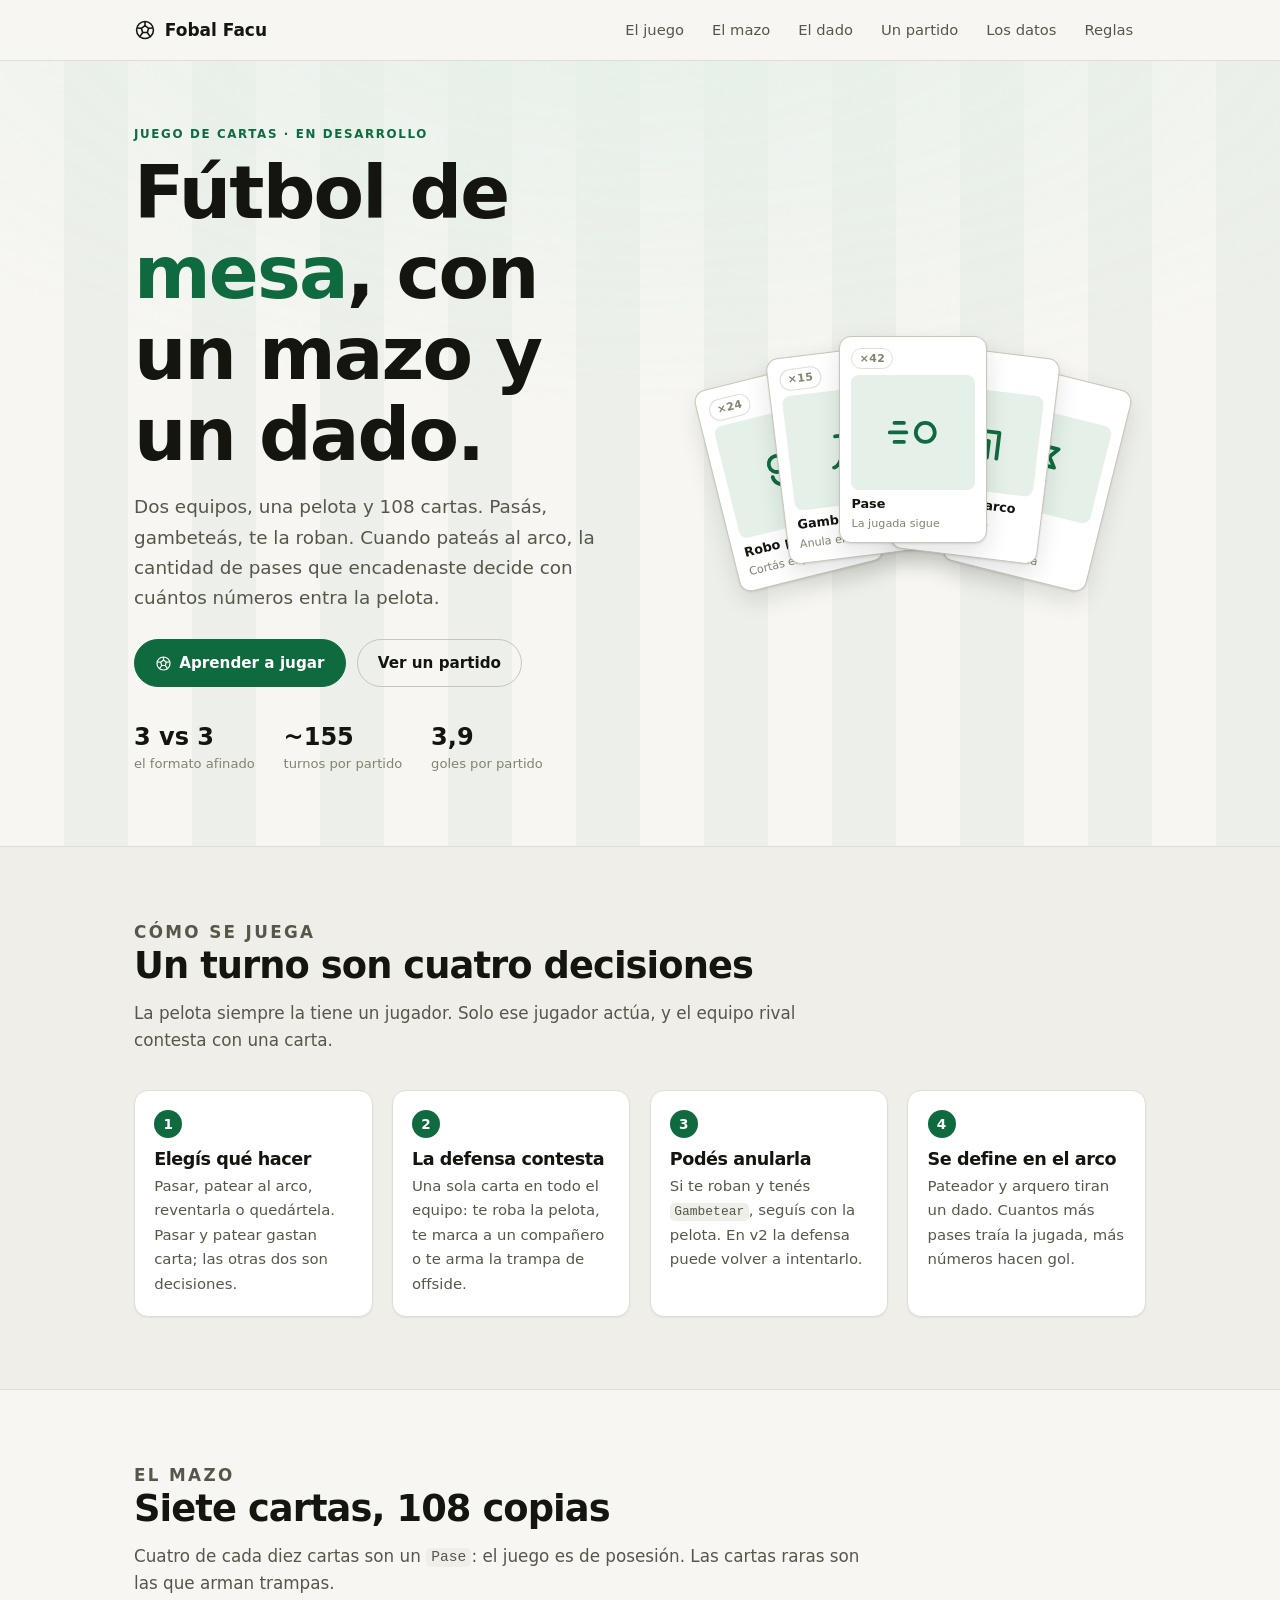
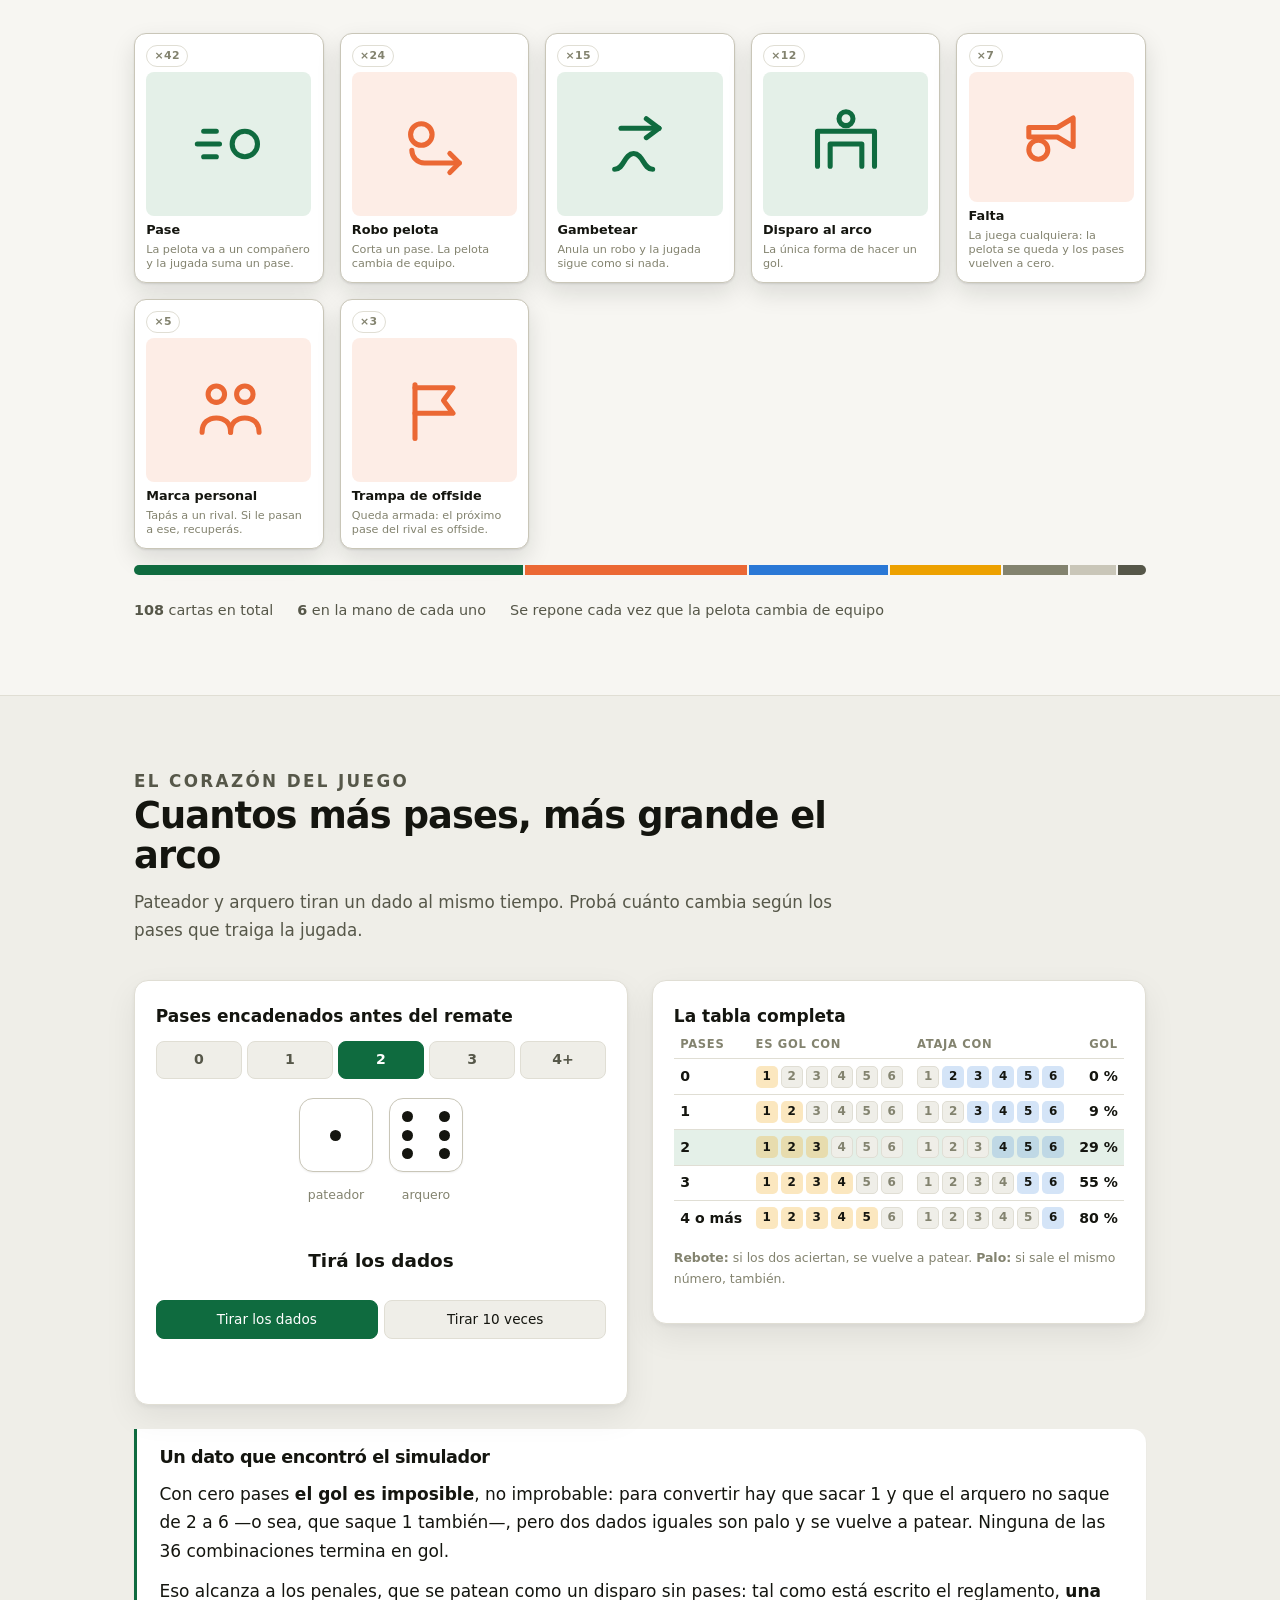
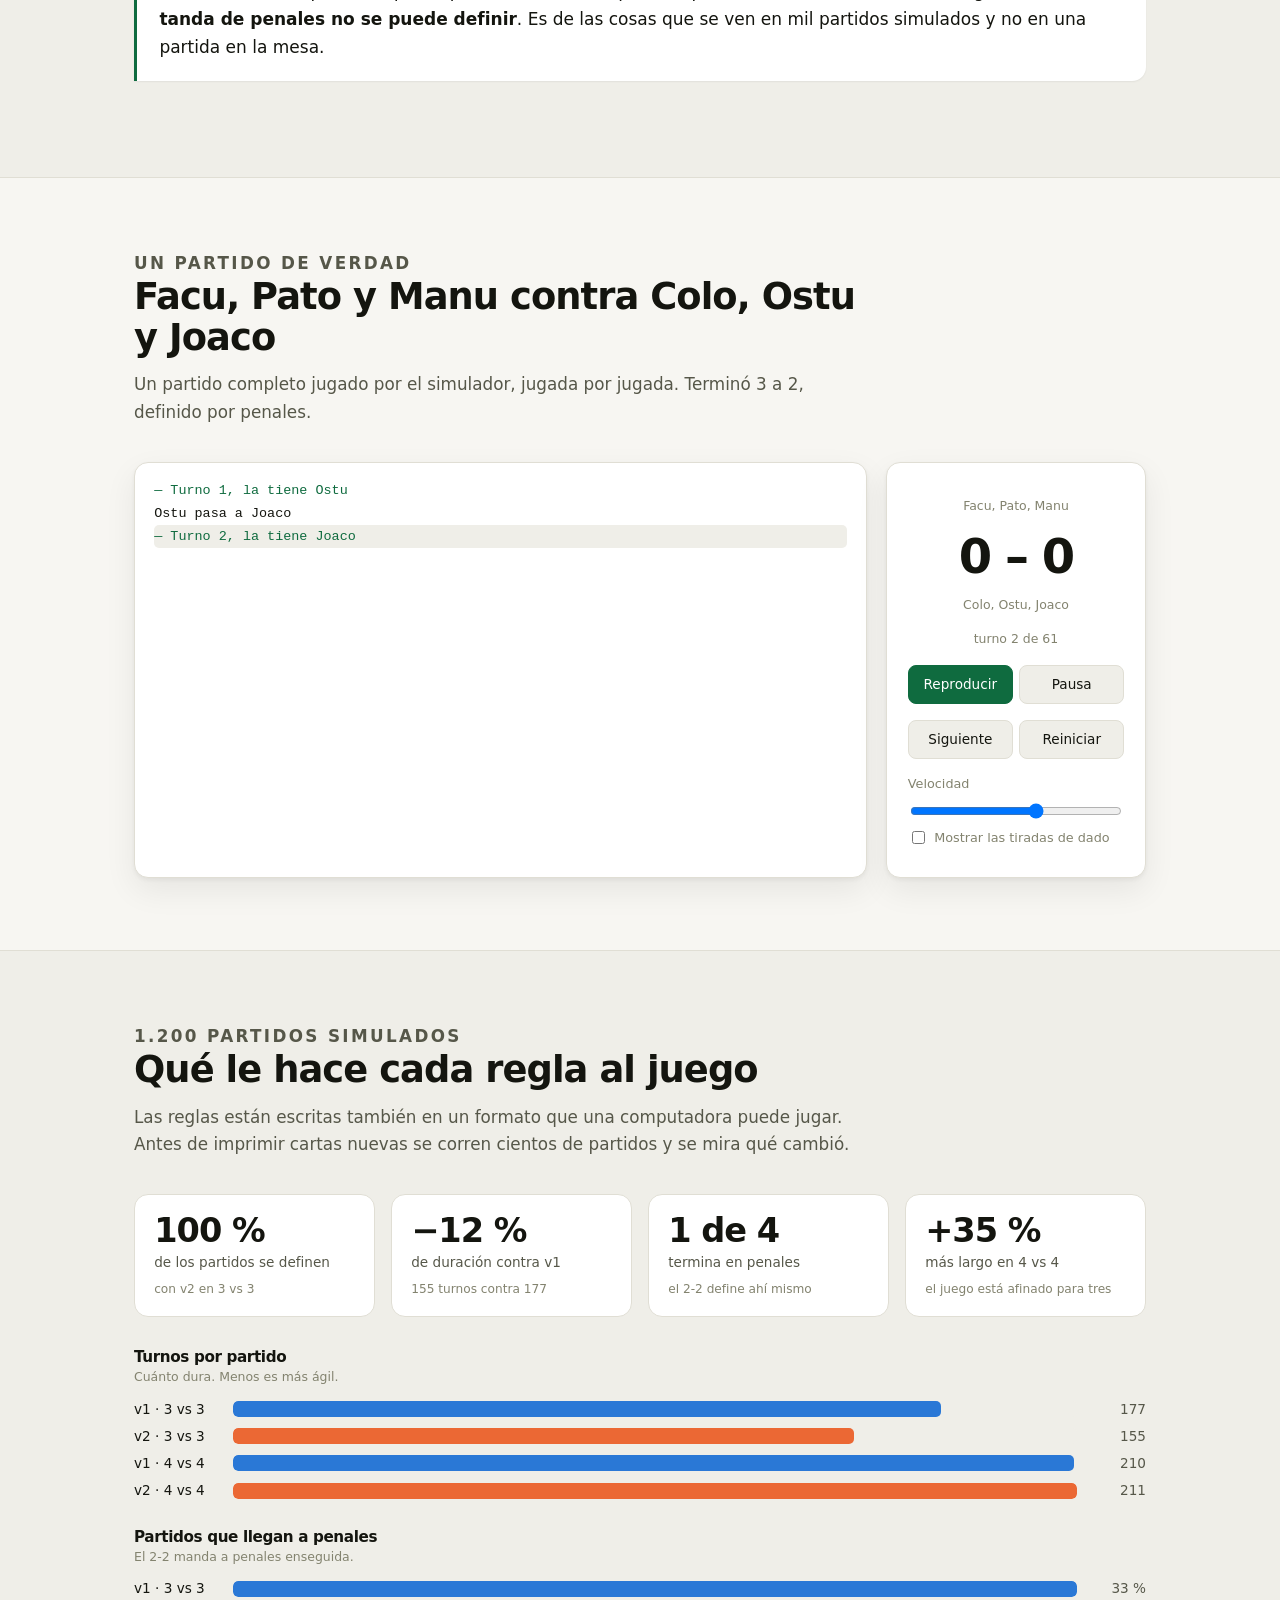
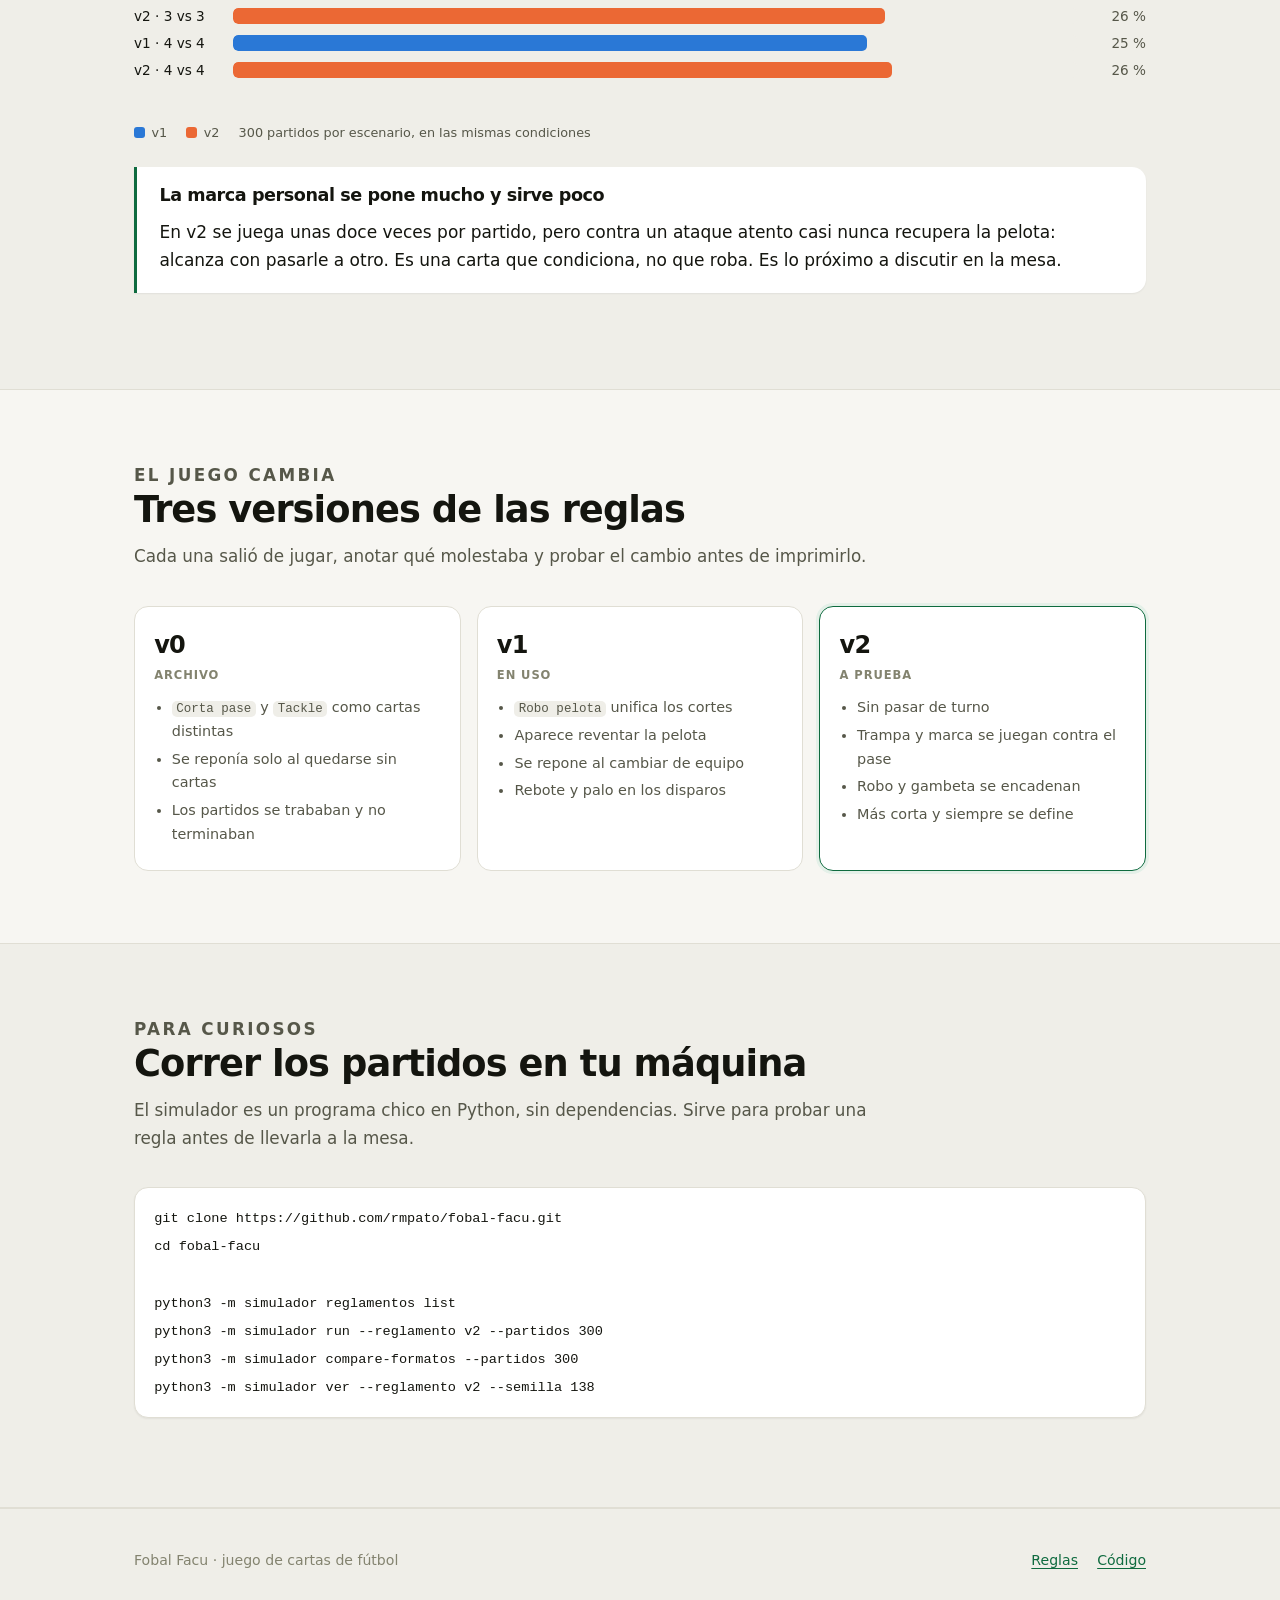
<file: docs/index.html>
<!DOCTYPE html>
<html lang="es">
<head>
<meta charset="utf-8">
<meta name="viewport" content="width=device-width, initial-scale=1">
<title>Fobal Facu — un juego de cartas de fútbol</title>
<meta name="description" content="Fobal Facu es un juego de cartas de fútbol para jugar en mesa. Las reglas, el mazo, la tabla del dado y lo que aprendimos simulando miles de partidos.">
<meta name="robots" content="noindex, nofollow">
<link rel="icon" href="data:image/svg+xml,<svg xmlns='http://www.w3.org/2000/svg' viewBox='0 0 100 100'><text y='.9em' font-size='90'>⚽</text></svg>">
<link rel="stylesheet" href="assets/css/estilo.css">
</head>
<body>

<svg style="display:none" aria-hidden="true">
  <symbol id="i-pase" viewBox="0 0 24 24" fill="none" stroke="currentColor" stroke-width="1.6" stroke-linecap="round" stroke-linejoin="round">
    <circle cx="17" cy="12" r="4"/><path d="M2 12h7M4 8h4M4 16h4"/>
  </symbol>
  <symbol id="i-disparo" viewBox="0 0 24 24" fill="none" stroke="currentColor" stroke-width="1.6" stroke-linecap="round" stroke-linejoin="round">
    <path d="M3 19V8h18v11"/><path d="M7 19v-7h10v7"/><circle cx="12" cy="4" r="2.2"/>
  </symbol>
  <symbol id="i-gambeta" viewBox="0 0 24 24" fill="none" stroke="currentColor" stroke-width="1.6" stroke-linecap="round" stroke-linejoin="round">
    <path d="M4 20c3 0 3-5 6-5s3 5 6 5"/><path d="M14 4l4 3-4 3"/><path d="M6 7h12"/>
  </symbol>
  <symbol id="i-robo" viewBox="0 0 24 24" fill="none" stroke="currentColor" stroke-width="1.6" stroke-linecap="round" stroke-linejoin="round">
    <circle cx="8" cy="9" r="3.4"/><path d="M20 18H9a4 4 0 0 1-4-4"/><path d="M17 15l3 3-3 3"/>
  </symbol>
  <symbol id="i-falta" viewBox="0 0 24 24" fill="none" stroke="currentColor" stroke-width="1.6" stroke-linecap="round" stroke-linejoin="round">
    <path d="M5 9h9l5-3v9l-5-3H5z"/><circle cx="8" cy="16" r="3"/>
  </symbol>
  <symbol id="i-marca" viewBox="0 0 24 24" fill="none" stroke="currentColor" stroke-width="1.6" stroke-linecap="round" stroke-linejoin="round">
    <circle cx="8" cy="7" r="2.6"/><path d="M3.5 19c0-3 2-4.5 4.5-4.5S12.5 16 12.5 19"/>
    <circle cx="17" cy="7" r="2.6"/><path d="M12.5 19c0-3 2-4.5 4.5-4.5s4.5 1.5 4.5 4.5"/>
  </symbol>
  <symbol id="i-offside" viewBox="0 0 24 24" fill="none" stroke="currentColor" stroke-width="1.6" stroke-linecap="round" stroke-linejoin="round">
    <path d="M6 21V4"/><path d="M6 5h12l-3 4 3 4H6"/>
  </symbol>
  <symbol id="i-pelota" viewBox="0 0 24 24" fill="none" stroke="currentColor" stroke-width="1.7" stroke-linejoin="round">
    <circle cx="12" cy="12" r="9.2"/><path d="M12 7.2l4 2.9-1.5 4.7h-5L8 10.1z"/>
    <path d="M12 2.8v4.4M20.7 9.9l-4.7.2M18.2 20l-3.7-5.2M5.8 20l3.7-5.2M3.3 9.9l4.7.2"/>
  </symbol>
</svg>

<header class="barra">
  <div class="contenedor">
    <a class="marca" href="index.html">
      <svg class="pelota" aria-hidden="true"><use href="#i-pelota"/></svg>
      Fobal Facu
    </a>
    <nav>
      <a href="#juego">El juego</a>
      <a href="#mazo" class="opcional">El mazo</a>
      <a href="#dado">El dado</a>
      <a href="#partido" class="opcional">Un partido</a>
      <a href="#datos">Los datos</a>
      <a href="reglas.html">Reglas</a>
    </nav>
  </div>
</header>

<main>

<!-- ════════════ portada ════════════ -->
<section class="portada">
  <div class="contenedor portada-grilla">
    <div>
      <p class="rotulo">Juego de cartas · en desarrollo</p>
      <h1>Fútbol de <em>mesa</em>, con un mazo y un dado.</h1>
      <p class="bajada">
        Dos equipos, una pelota y 108 cartas. Pasás, gambeteás, te la roban.
        Cuando pateás al arco, la cantidad de pases que encadenaste decide con
        cuántos números entra la pelota.
      </p>
      <div class="acciones">
        <a class="boton" href="reglas.html">
          <svg width="17" height="17" aria-hidden="true"><use href="#i-pelota"/></svg>
          Aprender a jugar
        </a>
        <a class="boton fantasma" href="#partido">Ver un partido</a>
      </div>
      <div class="datos-portada">
        <div><strong>3 vs 3</strong><span>el formato afinado</span></div>
        <div><strong>~155</strong><span>turnos por partido</span></div>
        <div><strong>3,9</strong><span>goles por partido</span></div>
      </div>
    </div>

    <div class="abanico" aria-hidden="true">
      <article class="carta">
        <span class="copias">×24</span>
        <div class="dibujo"><svg viewBox="0 0 24 24"><use href="#i-robo"/></svg></div>
        <div class="nombre">Robo pelota</div>
        <div class="efecto">Cortás el pase</div>
      </article>
      <article class="carta">
        <span class="copias">×15</span>
        <div class="dibujo"><svg viewBox="0 0 24 24"><use href="#i-gambeta"/></svg></div>
        <div class="nombre">Gambetear</div>
        <div class="efecto">Anula el robo</div>
      </article>
      <article class="carta">
        <span class="copias">×42</span>
        <div class="dibujo"><svg viewBox="0 0 24 24"><use href="#i-pase"/></svg></div>
        <div class="nombre">Pase</div>
        <div class="efecto">La jugada sigue</div>
      </article>
      <article class="carta">
        <span class="copias">×12</span>
        <div class="dibujo"><svg viewBox="0 0 24 24"><use href="#i-disparo"/></svg></div>
        <div class="nombre">Disparo al arco</div>
        <div class="efecto">Momento de la verdad</div>
      </article>
      <article class="carta">
        <span class="copias">×3</span>
        <div class="dibujo"><svg viewBox="0 0 24 24"><use href="#i-offside"/></svg></div>
        <div class="nombre">Trampa de offside</div>
        <div class="efecto">Queda armada</div>
      </article>
    </div>
  </div>
</section>

<!-- ════════════ el juego ════════════ -->
<section id="juego" class="seccion-alt">
  <div class="contenedor">
    <div class="encabezado-seccion">
      <p class="rotulo">Cómo se juega</p>
      <h2>Un turno son cuatro decisiones</h2>
      <p>La pelota siempre la tiene un jugador. Solo ese jugador actúa, y el equipo rival contesta con una carta.</p>
    </div>
    <div class="pasos">
      <div class="paso">
        <h3>Elegís qué hacer</h3>
        <p>Pasar, patear al arco, reventarla o quedártela. Pasar y patear gastan carta; las otras dos son decisiones.</p>
      </div>
      <div class="paso">
        <h3>La defensa contesta</h3>
        <p>Una sola carta en todo el equipo: te roba la pelota, te marca a un compañero o te arma la trampa de offside.</p>
      </div>
      <div class="paso">
        <h3>Podés anularla</h3>
        <p>Si te roban y tenés <code>Gambetear</code>, seguís con la pelota. En v2 la defensa puede volver a intentarlo.</p>
      </div>
      <div class="paso">
        <h3>Se define en el arco</h3>
        <p>Pateador y arquero tiran un dado. Cuantos más pases traía la jugada, más números hacen gol.</p>
      </div>
    </div>
  </div>
</section>

<!-- ════════════ el mazo ════════════ -->
<section id="mazo">
  <div class="contenedor">
    <div class="encabezado-seccion">
      <p class="rotulo">El mazo</p>
      <h2>Siete cartas, 108 copias</h2>
      <p>Cuatro de cada diez cartas son un <code>Pase</code>: el juego es de posesión. Las cartas raras son las que arman trampas.</p>
    </div>

    <div class="mazo">
      <article class="carta">
        <span class="copias">×42</span>
        <div class="dibujo"><svg viewBox="0 0 24 24"><use href="#i-pase"/></svg></div>
        <div class="nombre">Pase</div>
        <div class="efecto">La pelota va a un compañero y la jugada suma un pase.</div>
      </article>
      <article class="carta defensiva">
        <span class="copias">×24</span>
        <div class="dibujo"><svg viewBox="0 0 24 24"><use href="#i-robo"/></svg></div>
        <div class="nombre">Robo pelota</div>
        <div class="efecto">Corta un pase. La pelota cambia de equipo.</div>
      </article>
      <article class="carta">
        <span class="copias">×15</span>
        <div class="dibujo"><svg viewBox="0 0 24 24"><use href="#i-gambeta"/></svg></div>
        <div class="nombre">Gambetear</div>
        <div class="efecto">Anula un robo y la jugada sigue como si nada.</div>
      </article>
      <article class="carta">
        <span class="copias">×12</span>
        <div class="dibujo"><svg viewBox="0 0 24 24"><use href="#i-disparo"/></svg></div>
        <div class="nombre">Disparo al arco</div>
        <div class="efecto">La única forma de hacer un gol.</div>
      </article>
      <article class="carta defensiva">
        <span class="copias">×7</span>
        <div class="dibujo"><svg viewBox="0 0 24 24"><use href="#i-falta"/></svg></div>
        <div class="nombre">Falta</div>
        <div class="efecto">La juega cualquiera: la pelota se queda y los pases vuelven a cero.</div>
      </article>
      <article class="carta defensiva">
        <span class="copias">×5</span>
        <div class="dibujo"><svg viewBox="0 0 24 24"><use href="#i-marca"/></svg></div>
        <div class="nombre">Marca personal</div>
        <div class="efecto">Tapás a un rival. Si le pasan a ese, recuperás.</div>
      </article>
      <article class="carta defensiva">
        <span class="copias">×3</span>
        <div class="dibujo"><svg viewBox="0 0 24 24"><use href="#i-offside"/></svg></div>
        <div class="nombre">Trampa de offside</div>
        <div class="efecto">Queda armada: el próximo pase del rival es offside.</div>
      </article>
    </div>

    <div class="barra-composicion" role="img" aria-label="Composición del mazo: 42 Pase, 24 Robo pelota, 15 Gambetear, 12 Disparo al arco, 7 Falta, 5 Marca personal, 3 Trampa de offside">
      <span style="width:38.9%;background:var(--cesped)"></span>
      <span style="width:22.2%;background:var(--robo)"></span>
      <span style="width:13.9%;background:var(--dato-1)"></span>
      <span style="width:11.1%;background:var(--gol)"></span>
      <span style="width:6.5%;background:var(--tinta-3)"></span>
      <span style="width:4.6%;background:var(--borde-fuerte)"></span>
      <span style="width:2.8%;background:var(--tinta-2)"></span>
    </div>
    <div class="pie-mazo">
      <span><strong>108</strong> cartas en total</span>
      <span><strong>6</strong> en la mano de cada uno</span>
      <span>Se repone cada vez que la pelota cambia de equipo</span>
    </div>
  </div>
</section>

<!-- ════════════ el dado ════════════ -->
<section id="dado" class="seccion-alt">
  <div class="contenedor">
    <div class="encabezado-seccion">
      <p class="rotulo">El corazón del juego</p>
      <h2>Cuantos más pases, más grande el arco</h2>
      <p>Pateador y arquero tiran un dado al mismo tiempo. Probá cuánto cambia según los pases que traiga la jugada.</p>
    </div>

    <div class="laboratorio">
      <div class="panel">
        <strong>Pases encadenados antes del remate</strong>
        <div class="segmentado" id="selector-pases" role="group" aria-label="Pases encadenados"></div>

        <div class="dados">
          <div>
            <div class="dado" id="dado-pateador"></div>
            <p class="quien">pateador</p>
          </div>
          <div>
            <div class="dado" id="dado-arquero"></div>
            <p class="quien">arquero</p>
          </div>
        </div>

        <p class="resultado-tiro" id="resultado-tiro">Tirá los dados</p>
        <div class="controles">
          <button class="principal" id="tirar">Tirar los dados</button>
          <button id="tirar-diez">Tirar 10 veces</button>
        </div>
        <p class="quien" id="conteo-tiros" style="margin-top:.7rem">&nbsp;</p>
      </div>

      <div class="panel">
        <strong>La tabla completa</strong>
        <table class="tabla-dado" id="tabla-dado">
          <thead>
            <tr><th>Pases</th><th>Es gol con</th><th>Ataja con</th><th style="text-align:right">Gol</th></tr>
          </thead>
          <tbody></tbody>
        </table>
        <p class="quien" style="text-align:left;margin-top:.8rem">
          <strong>Rebote:</strong> si los dos aciertan, se vuelve a patear.
          <strong>Palo:</strong> si sale el mismo número, también.
        </p>
      </div>
    </div>

    <div class="hallazgo">
      <h3>Un dato que encontró el simulador</h3>
      <p>
        Con cero pases <strong>el gol es imposible</strong>, no improbable: para
        convertir hay que sacar 1 y que el arquero no saque de 2 a 6 —o sea, que
        saque 1 también—, pero dos dados iguales son palo y se vuelve a patear.
        Ninguna de las 36 combinaciones termina en gol.
      </p>
      <p>
        Eso alcanza a los penales, que se patean como un disparo sin pases: tal
        como está escrito el reglamento, <strong>una tanda de penales no se puede
        definir</strong>. Es de las cosas que se ven en mil partidos simulados y no
        en una partida en la mesa.
      </p>
    </div>
  </div>
</section>

<!-- ════════════ un partido ════════════ -->
<section id="partido">
  <div class="contenedor">
    <div class="encabezado-seccion">
      <p class="rotulo">Un partido de verdad</p>
      <h2>Facu, Pato y Manu contra Colo, Ostu y Joaco</h2>
      <p>Un partido completo jugado por el simulador, jugada por jugada. Terminó 3 a 2, definido por penales.</p>
    </div>

    <div class="partido">
      <ol class="relato" id="relato"></ol>
      <div class="panel tablero">
        <p class="equipos" id="equipo-1">Facu, Pato, Manu</p>
        <p class="marcador" id="marcador">0 – 0</p>
        <p class="equipos" id="equipo-2">Colo, Ostu, Joaco</p>
        <p class="minuto" id="minuto">turno 0</p>
        <div class="controles">
          <button class="principal" id="reproducir">Reproducir</button>
          <button id="pausar">Pausa</button>
        </div>
        <div class="controles">
          <button id="siguiente">Siguiente</button>
          <button id="reiniciar">Reiniciar</button>
        </div>
        <div class="opciones-partido">
          <label for="velocidad">Velocidad</label>
          <input type="range" id="velocidad" min="1" max="6" value="4">
          <label><input type="checkbox" id="detalles"> Mostrar las tiradas de dado</label>
        </div>
      </div>
    </div>
  </div>
</section>

<!-- ════════════ los datos ════════════ -->
<section id="datos" class="seccion-alt">
  <div class="contenedor">
    <div class="encabezado-seccion">
      <p class="rotulo">1.200 partidos simulados</p>
      <h2>Qué le hace cada regla al juego</h2>
      <p>
        Las reglas están escritas también en un formato que una computadora puede
        jugar. Antes de imprimir cartas nuevas se corren cientos de partidos y se
        mira qué cambió.
      </p>
    </div>

    <div class="cifras">
      <div class="cifra">
        <div class="valor">100 %</div>
        <div class="rotulo-cifra">de los partidos se definen</div>
        <div class="pie-cifra">con v2 en 3 vs 3</div>
      </div>
      <div class="cifra">
        <div class="valor">−12 %</div>
        <div class="rotulo-cifra">de duración contra v1</div>
        <div class="pie-cifra">155 turnos contra 177</div>
      </div>
      <div class="cifra">
        <div class="valor">1 de 4</div>
        <div class="rotulo-cifra">termina en penales</div>
        <div class="pie-cifra">el 2-2 define ahí mismo</div>
      </div>
      <div class="cifra">
        <div class="valor">+35 %</div>
        <div class="rotulo-cifra">más largo en 4 vs 4</div>
        <div class="pie-cifra">el juego está afinado para tres</div>
      </div>
    </div>

    <div class="comparacion">
      <div class="metrica">
        <h3>Turnos por partido</h3>
        <p class="aclaracion">Cuánto dura. Menos es más ágil.</p>
        <div class="fila-barra"><span>v1 · 3 vs 3</span><div class="pista"><div class="relleno" style="width:83.9%"></div></div><span class="cifra-barra">177</span></div>
        <div class="fila-barra"><span>v2 · 3 vs 3</span><div class="pista"><div class="relleno v2" style="width:73.6%"></div></div><span class="cifra-barra">155</span></div>
        <div class="fila-barra"><span>v1 · 4 vs 4</span><div class="pista"><div class="relleno" style="width:99.6%"></div></div><span class="cifra-barra">210</span></div>
        <div class="fila-barra"><span>v2 · 4 vs 4</span><div class="pista"><div class="relleno v2" style="width:100%"></div></div><span class="cifra-barra">211</span></div>
      </div>

      <div class="metrica">
        <h3>Partidos que llegan a penales</h3>
        <p class="aclaracion">El 2-2 manda a penales enseguida.</p>
        <div class="fila-barra"><span>v1 · 3 vs 3</span><div class="pista"><div class="relleno" style="width:100%"></div></div><span class="cifra-barra">33 %</span></div>
        <div class="fila-barra"><span>v2 · 3 vs 3</span><div class="pista"><div class="relleno v2" style="width:77.2%"></div></div><span class="cifra-barra">26 %</span></div>
        <div class="fila-barra"><span>v1 · 4 vs 4</span><div class="pista"><div class="relleno" style="width:75.1%"></div></div><span class="cifra-barra">25 %</span></div>
        <div class="fila-barra"><span>v2 · 4 vs 4</span><div class="pista"><div class="relleno v2" style="width:78.1%"></div></div><span class="cifra-barra">26 %</span></div>
      </div>

      <div class="leyenda">
        <span><i style="background:var(--dato-1)"></i> v1</span>
        <span><i style="background:var(--dato-2)"></i> v2</span>
        <span>300 partidos por escenario, en las mismas condiciones</span>
      </div>
    </div>

    <div class="hallazgo">
      <h3>La marca personal se pone mucho y sirve poco</h3>
      <p>
        En v2 se juega unas doce veces por partido, pero contra un ataque atento
        casi nunca recupera la pelota: alcanza con pasarle a otro. Es una carta que
        condiciona, no que roba. Es lo próximo a discutir en la mesa.
      </p>
    </div>
  </div>
</section>

<!-- ════════════ versiones ════════════ -->
<section id="versiones">
  <div class="contenedor">
    <div class="encabezado-seccion">
      <p class="rotulo">El juego cambia</p>
      <h2>Tres versiones de las reglas</h2>
      <p>Cada una salió de jugar, anotar qué molestaba y probar el cambio antes de imprimirlo.</p>
    </div>
    <div class="versiones">
      <div class="version">
        <div class="etiqueta-version">v0</div>
        <div class="estado">Archivo</div>
        <ul>
          <li><code>Corta pase</code> y <code>Tackle</code> como cartas distintas</li>
          <li>Se reponía solo al quedarse sin cartas</li>
          <li>Los partidos se trababan y no terminaban</li>
        </ul>
      </div>
      <div class="version">
        <div class="etiqueta-version">v1</div>
        <div class="estado">En uso</div>
        <ul>
          <li><code>Robo pelota</code> unifica los cortes</li>
          <li>Aparece reventar la pelota</li>
          <li>Se repone al cambiar de equipo</li>
          <li>Rebote y palo en los disparos</li>
        </ul>
      </div>
      <div class="version actual">
        <div class="etiqueta-version">v2</div>
        <div class="estado">A prueba</div>
        <ul>
          <li>Sin pasar de turno</li>
          <li>Trampa y marca se juegan contra el pase</li>
          <li>Robo y gambeta se encadenan</li>
          <li>Más corta y siempre se define</li>
        </ul>
      </div>
    </div>
  </div>
</section>

<!-- ════════════ probarlo ════════════ -->
<section id="probar" class="seccion-alt">
  <div class="contenedor">
    <div class="encabezado-seccion">
      <p class="rotulo">Para curiosos</p>
      <h2>Correr los partidos en tu máquina</h2>
      <p>El simulador es un programa chico en Python, sin dependencias. Sirve para probar una regla antes de llevarla a la mesa.</p>
    </div>
    <pre><code>git clone https://github.com/rmpato/fobal-facu.git
cd fobal-facu

python3 -m simulador reglamentos list
python3 -m simulador run --reglamento v2 --partidos 300
python3 -m simulador compare-formatos --partidos 300
python3 -m simulador ver --reglamento v2 --semilla 138</code></pre>
  </div>
</section>

</main>

<footer class="pie">
  <div class="contenedor">
    <p>Fobal Facu · juego de cartas de fútbol</p>
    <nav>
      <a href="reglas.html">Reglas</a>
      <a id="enlace-repo" href="https://github.com/rmpato/fobal-facu">Código</a>
    </nav>
  </div>
</footer>

<script src="assets/js/sitio.js"></script>
</body>
</html>
</file>
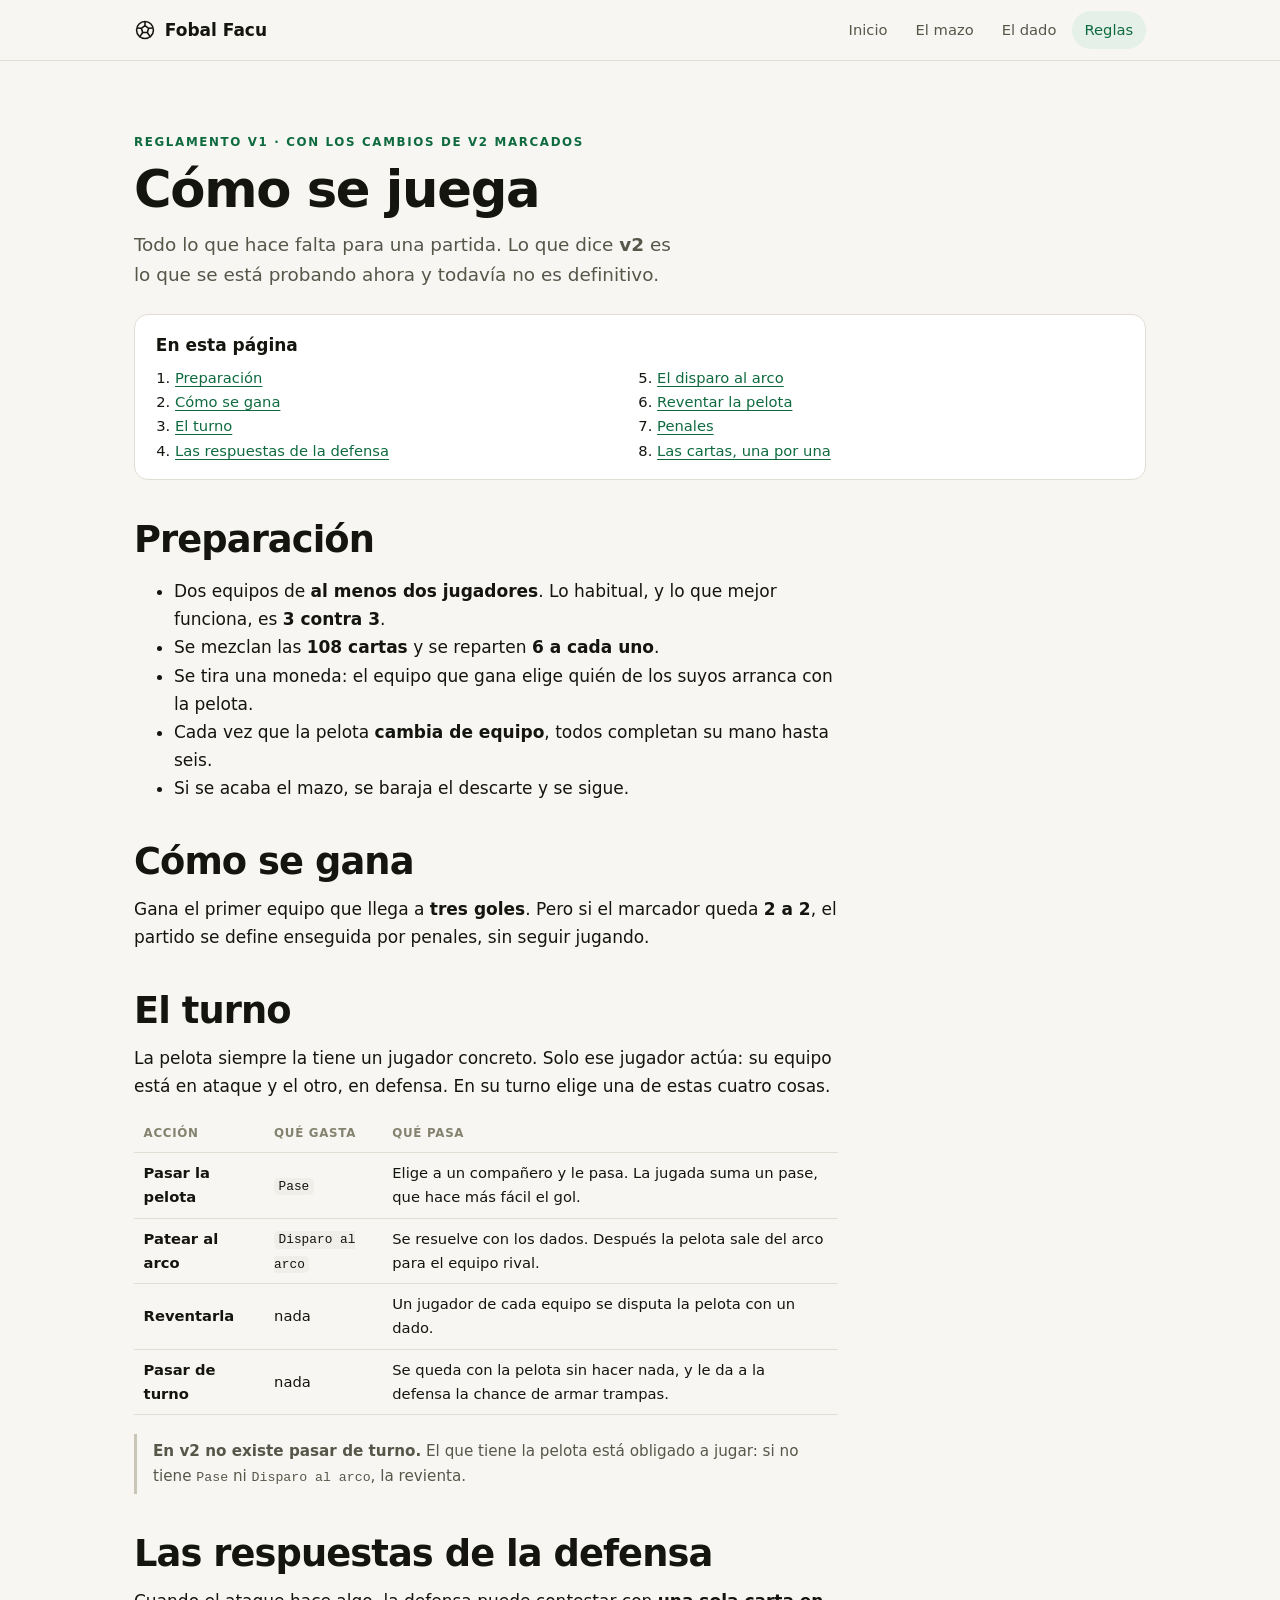
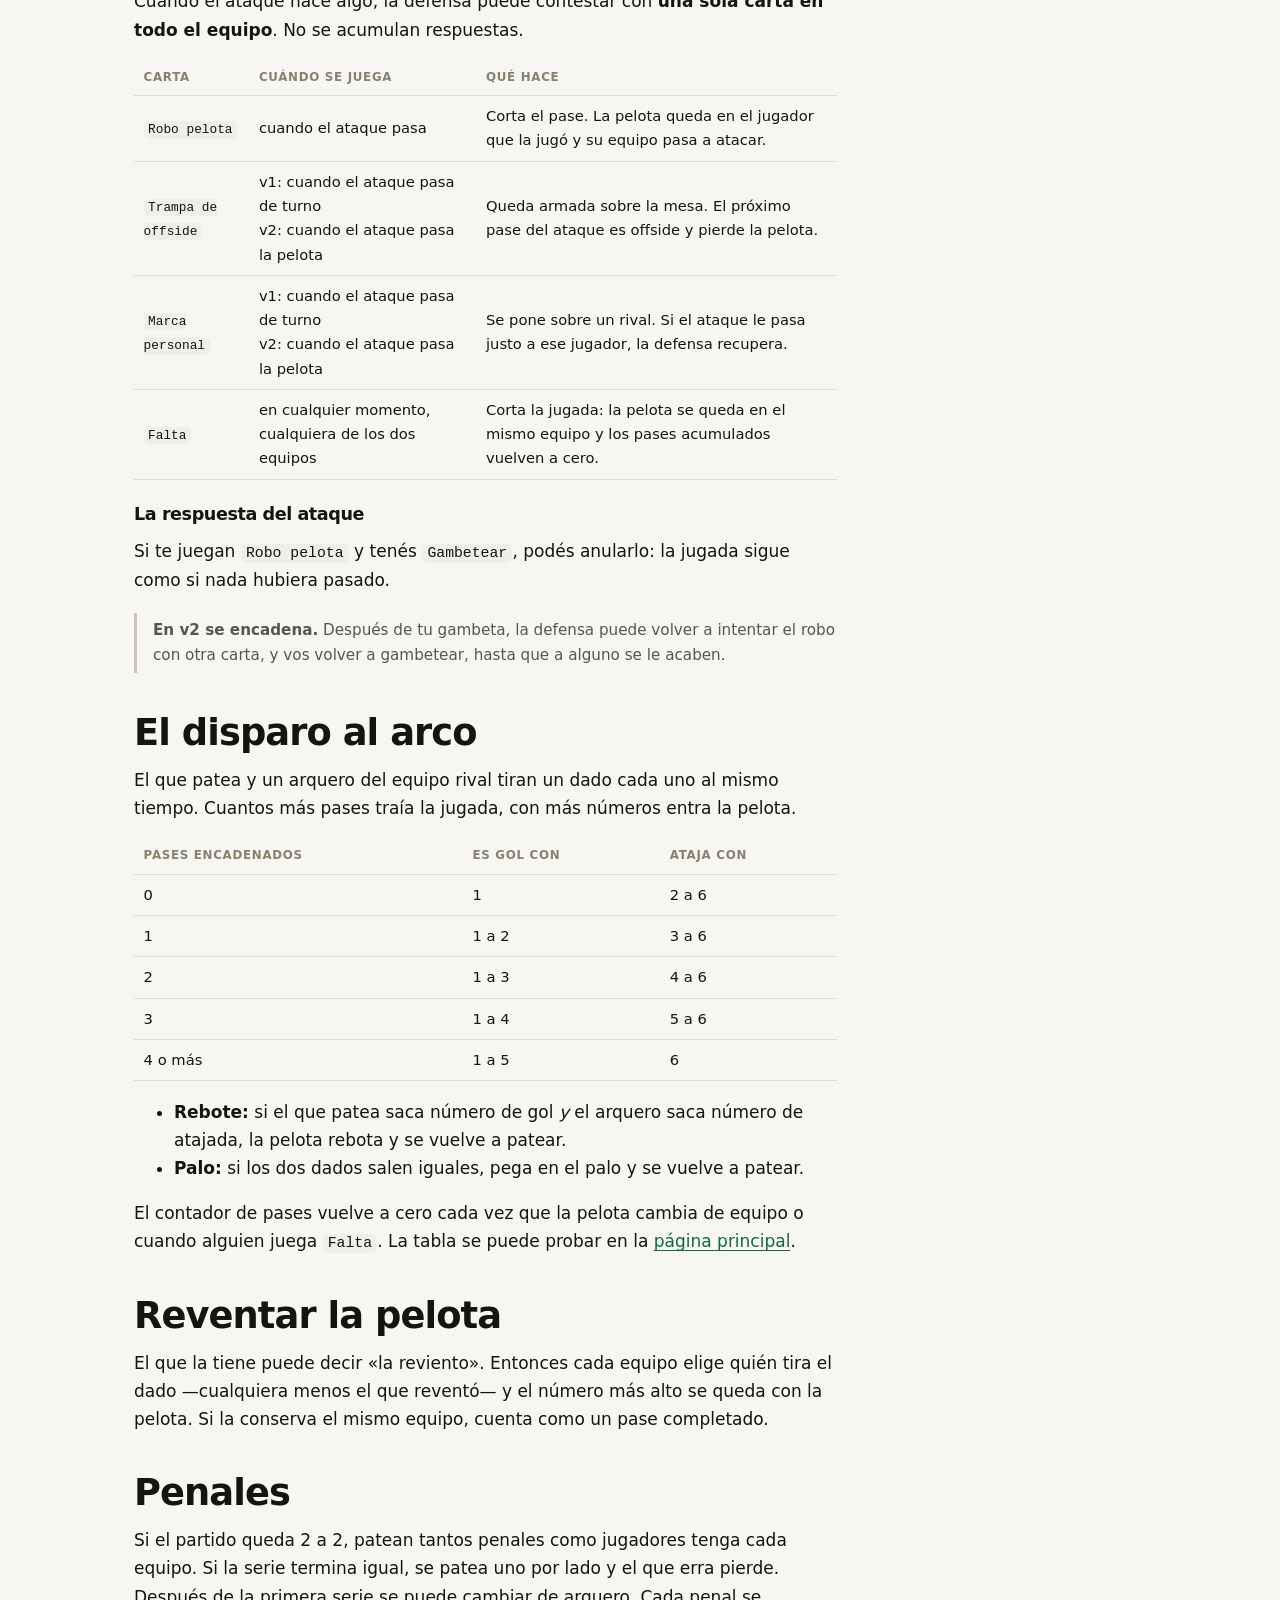
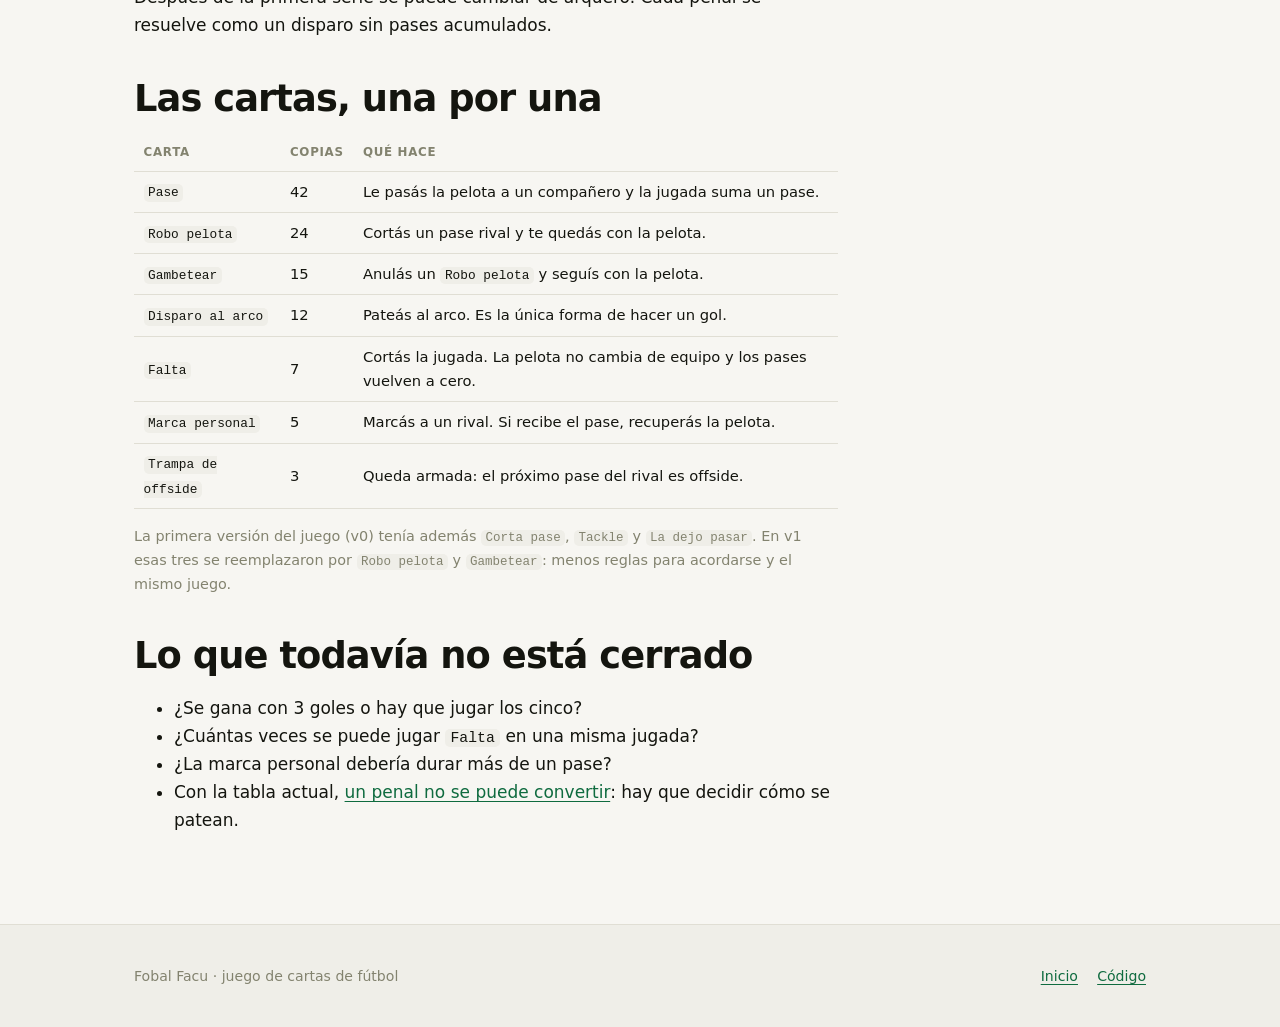
<file: docs/reglas.html>
<!DOCTYPE html>
<html lang="es">
<head>
<meta charset="utf-8">
<meta name="viewport" content="width=device-width, initial-scale=1">
<title>Reglas — Fobal Facu</title>
<meta name="description" content="Las reglas completas de Fobal Facu: mano, acciones, reacciones de la defensa, disparo al arco, reventar la pelota y penales.">
<meta name="robots" content="noindex, nofollow">
<link rel="icon" href="data:image/svg+xml,<svg xmlns='http://www.w3.org/2000/svg' viewBox='0 0 100 100'><text y='.9em' font-size='90'>⚽</text></svg>">
<link rel="stylesheet" href="assets/css/estilo.css">
</head>
<body>

<svg style="display:none" aria-hidden="true">
  <symbol id="i-pelota" viewBox="0 0 24 24" fill="none" stroke="currentColor" stroke-width="1.7" stroke-linejoin="round">
    <circle cx="12" cy="12" r="9.2"/><path d="M12 7.2l4 2.9-1.5 4.7h-5L8 10.1z"/>
    <path d="M12 2.8v4.4M20.7 9.9l-4.7.2M18.2 20l-3.7-5.2M5.8 20l3.7-5.2M3.3 9.9l4.7.2"/>
  </symbol>
</svg>

<header class="barra">
  <div class="contenedor">
    <a class="marca" href="index.html">
      <svg class="pelota" aria-hidden="true"><use href="#i-pelota"/></svg>
      Fobal Facu
    </a>
    <nav>
      <a href="index.html">Inicio</a>
      <a href="index.html#mazo" class="opcional">El mazo</a>
      <a href="index.html#dado" class="opcional">El dado</a>
      <a href="reglas.html">Reglas</a>
    </nav>
  </div>
</header>

<main class="contenedor">
  <section>
    <p class="rotulo">Reglamento v1 · con los cambios de v2 marcados</p>
    <h1 style="font-size:clamp(2.2rem,5vw,3.2rem)">Cómo se juega</h1>
    <p class="bajada">
      Todo lo que hace falta para una partida. Lo que dice <strong>v2</strong> es
      lo que se está probando ahora y todavía no es definitivo.
    </p>

    <div class="indice">
      <strong>En esta página</strong>
      <ol>
        <li><a href="#preparacion">Preparación</a></li>
        <li><a href="#objetivo">Cómo se gana</a></li>
        <li><a href="#turno">El turno</a></li>
        <li><a href="#defensa">Las respuestas de la defensa</a></li>
        <li><a href="#disparo">El disparo al arco</a></li>
        <li><a href="#reventar">Reventar la pelota</a></li>
        <li><a href="#penales">Penales</a></li>
        <li><a href="#cartas">Las cartas, una por una</a></li>
      </ol>
    </div>

    <div class="prosa">
      <h2 id="preparacion">Preparación</h2>
      <ul>
        <li>Dos equipos de <strong>al menos dos jugadores</strong>. Lo habitual, y lo que mejor funciona, es <strong>3 contra 3</strong>.</li>
        <li>Se mezclan las <strong>108 cartas</strong> y se reparten <strong>6 a cada uno</strong>.</li>
        <li>Se tira una moneda: el equipo que gana elige quién de los suyos arranca con la pelota.</li>
        <li>Cada vez que la pelota <strong>cambia de equipo</strong>, todos completan su mano hasta seis.</li>
        <li>Si se acaba el mazo, se baraja el descarte y se sigue.</li>
      </ul>

      <h2 id="objetivo">Cómo se gana</h2>
      <p>
        Gana el primer equipo que llega a <strong>tres goles</strong>. Pero si el
        marcador queda <strong>2 a 2</strong>, el partido se define enseguida por
        penales, sin seguir jugando.
      </p>

      <h2 id="turno">El turno</h2>
      <p>
        La pelota siempre la tiene un jugador concreto. Solo ese jugador actúa: su
        equipo está en ataque y el otro, en defensa. En su turno elige una de estas
        cuatro cosas.
      </p>
      <table>
        <thead><tr><th>Acción</th><th>Qué gasta</th><th>Qué pasa</th></tr></thead>
        <tbody>
          <tr>
            <td><strong>Pasar la pelota</strong></td>
            <td><code>Pase</code></td>
            <td>Elige a un compañero y le pasa. La jugada suma un pase, que hace más fácil el gol.</td>
          </tr>
          <tr>
            <td><strong>Patear al arco</strong></td>
            <td><code>Disparo al arco</code></td>
            <td>Se resuelve con los dados. Después la pelota sale del arco para el equipo rival.</td>
          </tr>
          <tr>
            <td><strong>Reventarla</strong></td>
            <td>nada</td>
            <td>Un jugador de cada equipo se disputa la pelota con un dado.</td>
          </tr>
          <tr>
            <td><strong>Pasar de turno</strong></td>
            <td>nada</td>
            <td>Se queda con la pelota sin hacer nada, y le da a la defensa la chance de armar trampas.</td>
          </tr>
        </tbody>
      </table>
      <blockquote>
        <strong>En v2 no existe pasar de turno.</strong> El que tiene la pelota está
        obligado a jugar: si no tiene <code>Pase</code> ni <code>Disparo al arco</code>,
        la revienta.
      </blockquote>

      <h2 id="defensa">Las respuestas de la defensa</h2>
      <p>
        Cuando el ataque hace algo, la defensa puede contestar con
        <strong>una sola carta en todo el equipo</strong>. No se acumulan respuestas.
      </p>
      <table>
        <thead><tr><th>Carta</th><th>Cuándo se juega</th><th>Qué hace</th></tr></thead>
        <tbody>
          <tr>
            <td><code>Robo pelota</code></td>
            <td>cuando el ataque pasa</td>
            <td>Corta el pase. La pelota queda en el jugador que la jugó y su equipo pasa a atacar.</td>
          </tr>
          <tr>
            <td><code>Trampa de offside</code></td>
            <td>v1: cuando el ataque pasa de turno<br>v2: cuando el ataque pasa la pelota</td>
            <td>Queda armada sobre la mesa. El próximo pase del ataque es offside y pierde la pelota.</td>
          </tr>
          <tr>
            <td><code>Marca personal</code></td>
            <td>v1: cuando el ataque pasa de turno<br>v2: cuando el ataque pasa la pelota</td>
            <td>Se pone sobre un rival. Si el ataque le pasa justo a ese jugador, la defensa recupera.</td>
          </tr>
          <tr>
            <td><code>Falta</code></td>
            <td>en cualquier momento, cualquiera de los dos equipos</td>
            <td>Corta la jugada: la pelota se queda en el mismo equipo y los pases acumulados vuelven a cero.</td>
          </tr>
        </tbody>
      </table>

      <h3>La respuesta del ataque</h3>
      <p>
        Si te juegan <code>Robo pelota</code> y tenés <code>Gambetear</code>, podés
        anularlo: la jugada sigue como si nada hubiera pasado.
      </p>
      <blockquote>
        <strong>En v2 se encadena.</strong> Después de tu gambeta, la defensa puede
        volver a intentar el robo con otra carta, y vos volver a gambetear, hasta
        que a alguno se le acaben.
      </blockquote>

      <h2 id="disparo">El disparo al arco</h2>
      <p>
        El que patea y un arquero del equipo rival tiran un dado cada uno al mismo
        tiempo. Cuantos más pases traía la jugada, con más números entra la pelota.
      </p>
      <table>
        <thead><tr><th>Pases encadenados</th><th>Es gol con</th><th>Ataja con</th></tr></thead>
        <tbody>
          <tr><td>0</td><td>1</td><td>2 a 6</td></tr>
          <tr><td>1</td><td>1 a 2</td><td>3 a 6</td></tr>
          <tr><td>2</td><td>1 a 3</td><td>4 a 6</td></tr>
          <tr><td>3</td><td>1 a 4</td><td>5 a 6</td></tr>
          <tr><td>4 o más</td><td>1 a 5</td><td>6</td></tr>
        </tbody>
      </table>
      <ul>
        <li><strong>Rebote:</strong> si el que patea saca número de gol <em>y</em> el arquero saca número de atajada, la pelota rebota y se vuelve a patear.</li>
        <li><strong>Palo:</strong> si los dos dados salen iguales, pega en el palo y se vuelve a patear.</li>
      </ul>
      <p>
        El contador de pases vuelve a cero cada vez que la pelota cambia de equipo o
        cuando alguien juega <code>Falta</code>. La tabla se puede probar en la
        <a href="index.html#dado">página principal</a>.
      </p>

      <h2 id="reventar">Reventar la pelota</h2>
      <p>
        El que la tiene puede decir «la reviento». Entonces cada equipo elige quién
        tira el dado —cualquiera menos el que reventó— y el número más alto se queda
        con la pelota. Si la conserva el mismo equipo, cuenta como un pase completado.
      </p>

      <h2 id="penales">Penales</h2>
      <p>
        Si el partido queda 2 a 2, patean tantos penales como jugadores tenga cada
        equipo. Si la serie termina igual, se patea uno por lado y el que erra pierde.
        Después de la primera serie se puede cambiar de arquero. Cada penal se
        resuelve como un disparo sin pases acumulados.
      </p>

      <h2 id="cartas">Las cartas, una por una</h2>
      <table>
        <thead><tr><th>Carta</th><th>Copias</th><th>Qué hace</th></tr></thead>
        <tbody>
          <tr><td><code>Pase</code></td><td>42</td><td>Le pasás la pelota a un compañero y la jugada suma un pase.</td></tr>
          <tr><td><code>Robo pelota</code></td><td>24</td><td>Cortás un pase rival y te quedás con la pelota.</td></tr>
          <tr><td><code>Gambetear</code></td><td>15</td><td>Anulás un <code>Robo pelota</code> y seguís con la pelota.</td></tr>
          <tr><td><code>Disparo al arco</code></td><td>12</td><td>Pateás al arco. Es la única forma de hacer un gol.</td></tr>
          <tr><td><code>Falta</code></td><td>7</td><td>Cortás la jugada. La pelota no cambia de equipo y los pases vuelven a cero.</td></tr>
          <tr><td><code>Marca personal</code></td><td>5</td><td>Marcás a un rival. Si recibe el pase, recuperás la pelota.</td></tr>
          <tr><td><code>Trampa de offside</code></td><td>3</td><td>Queda armada: el próximo pase del rival es offside.</td></tr>
        </tbody>
      </table>
      <p style="color:var(--tinta-3);font-size:.9rem">
        La primera versión del juego (v0) tenía además <code>Corta pase</code>,
        <code>Tackle</code> y <code>La dejo pasar</code>. En v1 esas tres se
        reemplazaron por <code>Robo pelota</code> y <code>Gambetear</code>: menos
        reglas para acordarse y el mismo juego.
      </p>

      <h2>Lo que todavía no está cerrado</h2>
      <ul>
        <li>¿Se gana con 3 goles o hay que jugar los cinco?</li>
        <li>¿Cuántas veces se puede jugar <code>Falta</code> en una misma jugada?</li>
        <li>¿La marca personal debería durar más de un pase?</li>
        <li>Con la tabla actual, <a href="index.html#dado">un penal no se puede convertir</a>: hay que decidir cómo se patean.</li>
      </ul>
    </div>
  </section>
</main>

<footer class="pie">
  <div class="contenedor">
    <p>Fobal Facu · juego de cartas de fútbol</p>
    <nav>
      <a href="index.html">Inicio</a>
      <a id="enlace-repo" href="https://github.com/rmpato/fobal-facu">Código</a>
    </nav>
  </div>
</footer>

<script src="assets/js/sitio.js"></script>
</body>
</html>
</file>
<file: docs/assets/css/estilo.css>
/* Fobal Facu — sitio público.
   Una sola hoja: no hay build, no hay dependencias, no hay fuentes externas. */

:root {
  color-scheme: light;
  --fondo: #f7f6f2;
  --fondo-alt: #efeee8;
  --superficie: #ffffff;
  --borde: #e0ded4;
  --borde-fuerte: #c9c6b8;
  --tinta: #14150f;
  --tinta-2: #565749;
  --tinta-3: #83836f;
  --cesped: #0f6b3f;
  --cesped-claro: #e4f0e8;
  --cal: #ffffff;
  --gol: #eda100;
  --robo: #eb6834;
  --dato-1: #2a78d6;
  --dato-2: #eb6834;
  --sombra-1: 0 1px 2px rgba(20, 21, 15, .06);
  --sombra-2: 0 2px 4px rgba(20, 21, 15, .05), 0 12px 32px rgba(20, 21, 15, .07);
  --sombra-carta: 0 1px 2px rgba(20, 21, 15, .1), 0 10px 24px rgba(20, 21, 15, .12);
  --radio: 14px;
  --ancho: 1060px;
}

@media (prefers-color-scheme: dark) {
  :root {
    color-scheme: dark;
    --fondo: #101210;
    --fondo-alt: #171a17;
    --superficie: #1b1e1b;
    --borde: #2c312c;
    --borde-fuerte: #3d443d;
    --tinta: #f2f3ee;
    --tinta-2: #bcbfb4;
    --tinta-3: #8d9088;
    --cesped: #35c07d;
    --cesped-claro: #14281d;
    --cal: #e9efe9;
    --gol: #c98500;
    --robo: #d95926;
    --dato-1: #3987e5;
    --dato-2: #d95926;
    --sombra-carta: 0 1px 2px rgba(0, 0, 0, .5), 0 10px 24px rgba(0, 0, 0, .45);
  }
}

* { box-sizing: border-box; }

html { scroll-behavior: smooth; }
@media (prefers-reduced-motion: reduce) { html { scroll-behavior: auto; } }

body {
  margin: 0;
  background: var(--fondo);
  color: var(--tinta);
  font: 17px/1.65 system-ui, -apple-system, "Segoe UI", Roboto, sans-serif;
  -webkit-font-smoothing: antialiased;
}

h1, h2, h3 { letter-spacing: -.025em; line-height: 1.1; margin: 0; }
h1 { font-size: clamp(2.6rem, 7vw, 4.6rem); font-weight: 800; }
h2 { font-size: clamp(1.6rem, 3.4vw, 2.3rem); font-weight: 750; }
h3 { font-size: 1.1rem; font-weight: 650; }
p { margin: .8rem 0; }
a { color: var(--cesped); text-underline-offset: 3px; }

.contenedor { max-width: var(--ancho); margin: 0 auto; padding: 0 1.5rem; }
section { padding: 4.5rem 0; }
.seccion-alt { background: var(--fondo-alt); border-block: 1px solid var(--borde); }
.encabezado-seccion { max-width: 46rem; margin-bottom: 2.2rem; }
.encabezado-seccion p { color: var(--tinta-2); font-size: 1.05rem; margin-bottom: 0; }
.rotulo {
  font-size: .74rem; font-weight: 700; letter-spacing: .14em; text-transform: uppercase;
  color: var(--cesped); margin: 0 0 .5rem;
}

/* ── barra ────────────────────────────────────────────────────────── */
.barra {
  position: sticky; top: 0; z-index: 20;
  background: color-mix(in srgb, var(--fondo) 88%, transparent);
  backdrop-filter: blur(10px);
  border-bottom: 1px solid var(--borde);
}
.barra .contenedor { display: flex; align-items: center; gap: 1rem; height: 60px; }
.marca { display: flex; align-items: center; gap: .55rem; font-weight: 750; text-decoration: none; color: var(--tinta); }
.marca .pelota { width: 22px; height: 22px; }
.barra nav { margin-left: auto; display: flex; gap: .15rem; align-items: center; }
.barra nav a {
  color: var(--tinta-2); text-decoration: none; font-size: .92rem; font-weight: 500;
  padding: .4rem .8rem; border-radius: 999px;
}
.barra nav a:hover { background: var(--fondo-alt); color: var(--tinta); }
.barra nav a.activa { background: var(--cesped-claro); color: var(--cesped); }
@media (max-width: 680px) { .barra nav a.opcional { display: none; } }

/* ── portada ──────────────────────────────────────────────────────── */
.portada { position: relative; overflow: hidden; padding: 4rem 0 4.5rem; }
.portada::before {
  content: ""; position: absolute; inset: 0; z-index: 0;
  background:
    radial-gradient(120% 90% at 50% -10%, var(--cesped-claro) 0%, transparent 60%),
    repeating-linear-gradient(90deg, transparent 0 64px, color-mix(in srgb, var(--cesped) 5%, transparent) 64px 128px);
  opacity: .9;
}
.portada .contenedor { position: relative; z-index: 1; }
.portada-grilla { display: grid; grid-template-columns: 1.05fr .95fr; gap: 2rem; align-items: center; }
@media (max-width: 860px) { .portada-grilla { grid-template-columns: 1fr; } }
.portada h1 { margin-bottom: 1rem; }
.portada h1 em { font-style: normal; color: var(--cesped); }
.bajada { font-size: 1.15rem; color: var(--tinta-2); max-width: 34rem; }
.acciones { display: flex; flex-wrap: wrap; gap: .7rem; margin-top: 1.6rem; }
.boton {
  display: inline-flex; align-items: center; gap: .45rem;
  background: var(--cesped); color: #fff; border: 1px solid var(--cesped);
  padding: .65rem 1.25rem; border-radius: 999px; font-weight: 600; font-size: .95rem;
  text-decoration: none; cursor: pointer; font-family: inherit;
}
.boton:hover { filter: brightness(1.08); }
.boton.fantasma { background: transparent; color: var(--tinta); border-color: var(--borde-fuerte); }
.boton.fantasma:hover { background: var(--superficie); }
.datos-portada { display: flex; gap: 1.8rem; margin-top: 2.2rem; flex-wrap: wrap; }
.datos-portada div { line-height: 1.25; }
.datos-portada strong { display: block; font-size: 1.5rem; font-weight: 750; }
.datos-portada span { font-size: .82rem; color: var(--tinta-3); }

/* ── abanico de cartas ────────────────────────────────────────────── */
.abanico { position: relative; height: 330px; display: grid; place-items: center; }
.abanico .carta { position: absolute; transition: transform .35s cubic-bezier(.2, .7, .3, 1); }
.abanico .carta:nth-child(1) { transform: translateX(-124px) translateY(26px) rotate(-14deg); z-index: 1; }
.abanico .carta:nth-child(2) { transform: translateX(-62px) translateY(4px) rotate(-7deg); z-index: 2; }
.abanico .carta:nth-child(3) { transform: translateY(-10px); z-index: 3; }
.abanico .carta:nth-child(4) { transform: translateX(62px) translateY(4px) rotate(7deg); z-index: 2; }
.abanico .carta:nth-child(5) { transform: translateX(124px) translateY(26px) rotate(14deg); z-index: 1; }
.abanico:hover .carta:nth-child(1) { transform: translateX(-152px) translateY(14px) rotate(-19deg); }
.abanico:hover .carta:nth-child(2) { transform: translateX(-76px) translateY(-6px) rotate(-9deg); }
.abanico:hover .carta:nth-child(3) { transform: translateY(-24px); }
.abanico:hover .carta:nth-child(4) { transform: translateX(76px) translateY(-6px) rotate(9deg); }
.abanico:hover .carta:nth-child(5) { transform: translateX(152px) translateY(14px) rotate(19deg); }
@media (max-width: 1040px) { .abanico { transform: scale(.8); } }
@media (max-width: 860px) { .abanico { transform: scale(.92); margin-top: .5rem; } }
@media (prefers-reduced-motion: reduce) { .abanico .carta { transition: none; } }

/* ── carta ────────────────────────────────────────────────────────── */
.carta {
  width: 148px; aspect-ratio: 5 / 7; background: var(--superficie);
  border: 1px solid var(--borde-fuerte); border-radius: 12px;
  box-shadow: var(--sombra-carta); padding: .7rem;
  display: flex; flex-direction: column; gap: .35rem;
}
.carta .copias {
  align-self: flex-start; font-size: .68rem; font-weight: 700; letter-spacing: .04em;
  color: var(--tinta-3); border: 1px solid var(--borde); border-radius: 999px; padding: .05rem .45rem;
}
.carta .dibujo {
  flex: 1; display: grid; place-items: center;
  background: var(--cesped-claro); border-radius: 8px; color: var(--cesped);
}
.carta .dibujo svg { width: 46%; height: auto; }
.carta .nombre { font-size: .8rem; font-weight: 650; line-height: 1.2; }
.carta .efecto { font-size: .7rem; color: var(--tinta-3); line-height: 1.25; }
.carta.defensiva .dibujo { background: color-mix(in srgb, var(--robo) 12%, transparent); color: var(--robo); }

.mazo { display: grid; grid-template-columns: repeat(auto-fill, minmax(160px, 1fr)); gap: 1rem; }
.mazo .carta { width: 100%; aspect-ratio: auto; min-height: 250px; transition: transform .2s ease, box-shadow .2s ease; }
.mazo .carta:hover { transform: translateY(-6px); box-shadow: 0 16px 34px rgba(20, 21, 15, .16); }
.pie-mazo {
  display: flex; flex-wrap: wrap; gap: .5rem 1.5rem; align-items: baseline;
  margin-top: 1.5rem; color: var(--tinta-2); font-size: .9rem;
}
.barra-composicion { display: flex; height: 10px; border-radius: 999px; overflow: hidden; gap: 2px; margin-top: 1rem; }
.barra-composicion span { display: block; }

/* ── pasos ────────────────────────────────────────────────────────── */
.pasos { display: grid; grid-template-columns: repeat(auto-fit, minmax(220px, 1fr)); gap: 1.2rem; counter-reset: paso; }
.paso {
  background: var(--superficie); border: 1px solid var(--borde);
  border-radius: var(--radio); padding: 1.2rem; box-shadow: var(--sombra-1);
}
.paso::before {
  counter-increment: paso; content: counter(paso);
  display: grid; place-items: center; width: 28px; height: 28px; margin-bottom: .7rem;
  background: var(--cesped); color: #fff; border-radius: 50%; font-size: .85rem; font-weight: 700;
}
.paso h3 { margin-bottom: .3rem; }
.paso p { margin: 0; color: var(--tinta-2); font-size: .93rem; }

/* ── dados ────────────────────────────────────────────────────────── */
.laboratorio { display: grid; grid-template-columns: 1fr 1fr; gap: 1.5rem; align-items: start; }
@media (max-width: 820px) { .laboratorio { grid-template-columns: 1fr; } }
.panel {
  background: var(--superficie); border: 1px solid var(--borde);
  border-radius: var(--radio); padding: 1.3rem; box-shadow: var(--sombra-2);
}
.segmentado { display: flex; gap: .3rem; flex-wrap: wrap; margin: .7rem 0 1.1rem; }
.segmentado button {
  flex: 1; min-width: 44px; background: var(--fondo-alt); color: var(--tinta-2);
  border: 1px solid var(--borde); border-radius: 8px; padding: .4rem .3rem;
  font: inherit; font-size: .88rem; font-weight: 600; cursor: pointer;
}
.segmentado button[aria-pressed="true"] { background: var(--cesped); border-color: var(--cesped); color: #fff; }
.dados { display: flex; gap: 1rem; align-items: center; justify-content: center; margin: 1.2rem 0; }
.dado {
  width: 74px; height: 74px; background: var(--superficie); border: 1px solid var(--borde-fuerte);
  border-radius: 14px; box-shadow: var(--sombra-1); padding: 10px;
  display: grid; grid-template: repeat(3, 1fr) / repeat(3, 1fr); gap: 4px;
}
.dado span { display: grid; place-items: center; }
.dado i { width: 11px; height: 11px; border-radius: 50%; background: var(--tinta); }
.dado.girando { animation: tiro .5s ease; }
@keyframes tiro {
  0% { transform: rotate(0) scale(1); }
  50% { transform: rotate(12deg) scale(1.08); }
  100% { transform: rotate(0) scale(1); }
}
@media (prefers-reduced-motion: reduce) { .dado.girando { animation: none; } }
.quien { text-align: center; font-size: .78rem; color: var(--tinta-3); }
.resultado-tiro {
  text-align: center; font-size: 1.15rem; font-weight: 700; min-height: 2.6rem;
  display: grid; place-items: center; border-radius: 10px; padding: .5rem;
}
.resultado-tiro.gol { background: color-mix(in srgb, var(--gol) 18%, transparent); color: var(--gol); }
.resultado-tiro.atajada { background: var(--fondo-alt); color: var(--tinta-2); }
.resultado-tiro.repetir { background: var(--cesped-claro); color: var(--cesped); }

.tabla-dado { width: 100%; border-collapse: collapse; font-size: .88rem; }
.tabla-dado th { text-align: left; font-size: .72rem; text-transform: uppercase; letter-spacing: .06em; color: var(--tinta-3); padding: .3rem .4rem; font-weight: 600; }
.tabla-dado td { padding: .35rem .4rem; border-top: 1px solid var(--borde); }
.tabla-dado tr.activa td { background: var(--cesped-claro); }
.caras { display: flex; gap: 3px; }
.cara {
  width: 22px; height: 22px; border-radius: 5px; display: grid; place-items: center;
  font-size: .75rem; font-weight: 600; background: var(--fondo-alt); color: var(--tinta-3);
  border: 1px solid var(--borde);
}
.cara.gol { background: color-mix(in srgb, var(--gol) 25%, transparent); color: var(--tinta); border-color: transparent; }
.cara.ataja { background: color-mix(in srgb, var(--dato-1) 20%, transparent); color: var(--tinta); border-color: transparent; }
.prob { font-variant-numeric: tabular-nums; font-weight: 650; }

/* ── partido ──────────────────────────────────────────────────────── */
.partido { display: grid; grid-template-columns: 1fr 260px; gap: 1.2rem; }
@media (max-width: 820px) { .partido { grid-template-columns: 1fr; } }
.relato {
  list-style: none; margin: 0; padding: 1rem 1.2rem;
  background: var(--superficie); border: 1px solid var(--borde); border-radius: var(--radio);
  height: 26rem; overflow-y: auto; box-shadow: var(--sombra-2);
  font-family: ui-monospace, SFMono-Regular, Menlo, monospace; font-size: .84rem; line-height: 1.6;
}
.relato li { white-space: pre-wrap; padding: .05rem 0; color: var(--tinta-2); }
.relato li.moment { color: var(--tinta); }
.relato li.gol { color: var(--gol); font-weight: 700; }
.relato li.turno { color: var(--cesped); }
.relato li.defensa { color: var(--robo); }
.relato li.actual { background: var(--fondo-alt); border-radius: 5px; }
.tablero { text-align: center; }
.tablero .equipos { font-size: .78rem; color: var(--tinta-3); }
.tablero .marcador {
  font-size: 3rem; font-weight: 800; font-variant-numeric: tabular-nums; letter-spacing: -.04em;
  line-height: 1.1; margin: .2rem 0;
}
.tablero .minuto { font-size: .78rem; color: var(--tinta-3); }
.controles { display: flex; gap: .4rem; margin-top: 1rem; }
.controles button {
  flex: 1; background: var(--fondo-alt); border: 1px solid var(--borde); color: var(--tinta);
  border-radius: 8px; padding: .45rem; font: inherit; font-size: .85rem; cursor: pointer;
}
.controles button.principal { background: var(--cesped); border-color: var(--cesped); color: #fff; }
.controles button:hover { filter: brightness(1.06); }
.opciones-partido { margin-top: .9rem; font-size: .8rem; color: var(--tinta-3); display: grid; gap: .4rem; }
.opciones-partido label { display: flex; align-items: center; gap: .4rem; }

/* ── datos ────────────────────────────────────────────────────────── */
.cifras { display: grid; grid-template-columns: repeat(auto-fit, minmax(180px, 1fr)); gap: 1rem; }
.cifra { background: var(--superficie); border: 1px solid var(--borde); border-radius: var(--radio); padding: 1.1rem 1.2rem; }
.cifra .valor { font-size: 2.1rem; font-weight: 780; letter-spacing: -.03em; line-height: 1.05; }
.cifra .rotulo-cifra { font-size: .85rem; color: var(--tinta-2); margin-top: .15rem; }
.cifra .pie-cifra { font-size: .76rem; color: var(--tinta-3); margin-top: .35rem; }

.comparacion { display: grid; gap: 1.4rem; margin-top: 2rem; }
.metrica h3 { font-size: .95rem; margin-bottom: .1rem; }
.metrica .aclaracion { font-size: .78rem; color: var(--tinta-3); margin: 0 0 .6rem; }
.fila-barra { display: grid; grid-template-columns: 5.5rem 1fr 3.6rem; align-items: center; gap: .7rem; font-size: .85rem; margin-bottom: .3rem; }
.fila-barra .pista { background: var(--fondo-alt); border-radius: 5px; height: 16px; overflow: hidden; }
.fila-barra .relleno { height: 100%; border-radius: 5px; background: var(--dato-1); }
.fila-barra .relleno.v2 { background: var(--dato-2); }
.fila-barra .cifra-barra { text-align: right; font-variant-numeric: tabular-nums; color: var(--tinta-2); }
.leyenda { display: flex; gap: 1.2rem; font-size: .8rem; color: var(--tinta-2); margin-top: .8rem; }
.leyenda span { display: inline-flex; align-items: center; gap: .4rem; }
.leyenda i { width: 11px; height: 11px; border-radius: 3px; }

/* ── hallazgo ─────────────────────────────────────────────────────── */
.hallazgo {
  border-left: 3px solid var(--cesped); background: var(--superficie);
  border-radius: 0 var(--radio) var(--radio) 0; padding: 1.2rem 1.4rem; margin: 1.5rem 0;
  box-shadow: var(--sombra-1);
}
.hallazgo h3 { margin-bottom: .3rem; }
.hallazgo p:last-child { margin-bottom: 0; }

/* ── versiones ────────────────────────────────────────────────────── */
.versiones { display: grid; grid-template-columns: repeat(auto-fit, minmax(230px, 1fr)); gap: 1rem; }
.version {
  background: var(--superficie); border: 1px solid var(--borde); border-radius: var(--radio);
  padding: 1.2rem; position: relative;
}
.version.actual { border-color: var(--cesped); box-shadow: 0 0 0 3px var(--cesped-claro); }
.version .etiqueta-version { font-size: 1.5rem; font-weight: 800; letter-spacing: -.03em; }
.version .estado { font-size: .72rem; text-transform: uppercase; letter-spacing: .08em; color: var(--tinta-3); font-weight: 700; }
.version ul { margin: .7rem 0 0; padding-left: 1.1rem; font-size: .9rem; color: var(--tinta-2); }
.version li { margin: .25rem 0; }

/* ── código ───────────────────────────────────────────────────────── */
pre {
  background: var(--superficie); border: 1px solid var(--borde); border-radius: var(--radio);
  padding: 1rem 1.2rem; overflow-x: auto; box-shadow: var(--sombra-1);
}
code { font-family: ui-monospace, SFMono-Regular, Menlo, Consolas, monospace; font-size: .87em; }
pre code { font-size: .85rem; line-height: 1.7; }
p code, li code, td code { background: var(--fondo-alt); padding: .1em .35em; border-radius: 5px; }

/* ── reglas ───────────────────────────────────────────────────────── */
.prosa { max-width: 44rem; }
.prosa h2 { margin-top: 2.5rem; }
.prosa h3 { margin-top: 1.6rem; }
.prosa table { width: 100%; border-collapse: collapse; font-size: .92rem; margin: 1rem 0; }
.prosa th, .prosa td { text-align: left; padding: .5rem .6rem; border-bottom: 1px solid var(--borde); }
.prosa thead th { font-size: .74rem; text-transform: uppercase; letter-spacing: .06em; color: var(--tinta-3); }
.prosa blockquote {
  margin: 1.2rem 0; padding: .3rem 0 .3rem 1rem; border-left: 3px solid var(--borde-fuerte);
  color: var(--tinta-2); font-size: .95rem;
}
.indice {
  background: var(--superficie); border: 1px solid var(--borde); border-radius: var(--radio);
  padding: 1rem 1.3rem; margin: 1.5rem 0 2.5rem;
}
.indice ol { margin: .4rem 0 0; padding-left: 1.2rem; columns: 2; font-size: .92rem; }
@media (max-width: 620px) { .indice ol { columns: 1; } }

/* ── pie ──────────────────────────────────────────────────────────── */
.pie { border-top: 1px solid var(--borde); background: var(--fondo-alt); padding: 2.5rem 0; }
.pie .contenedor { display: flex; flex-wrap: wrap; gap: 1rem; justify-content: space-between; align-items: center; }
.pie p { margin: 0; color: var(--tinta-3); font-size: .88rem; }
.pie nav { display: flex; gap: 1.2rem; font-size: .88rem; }
</file>
